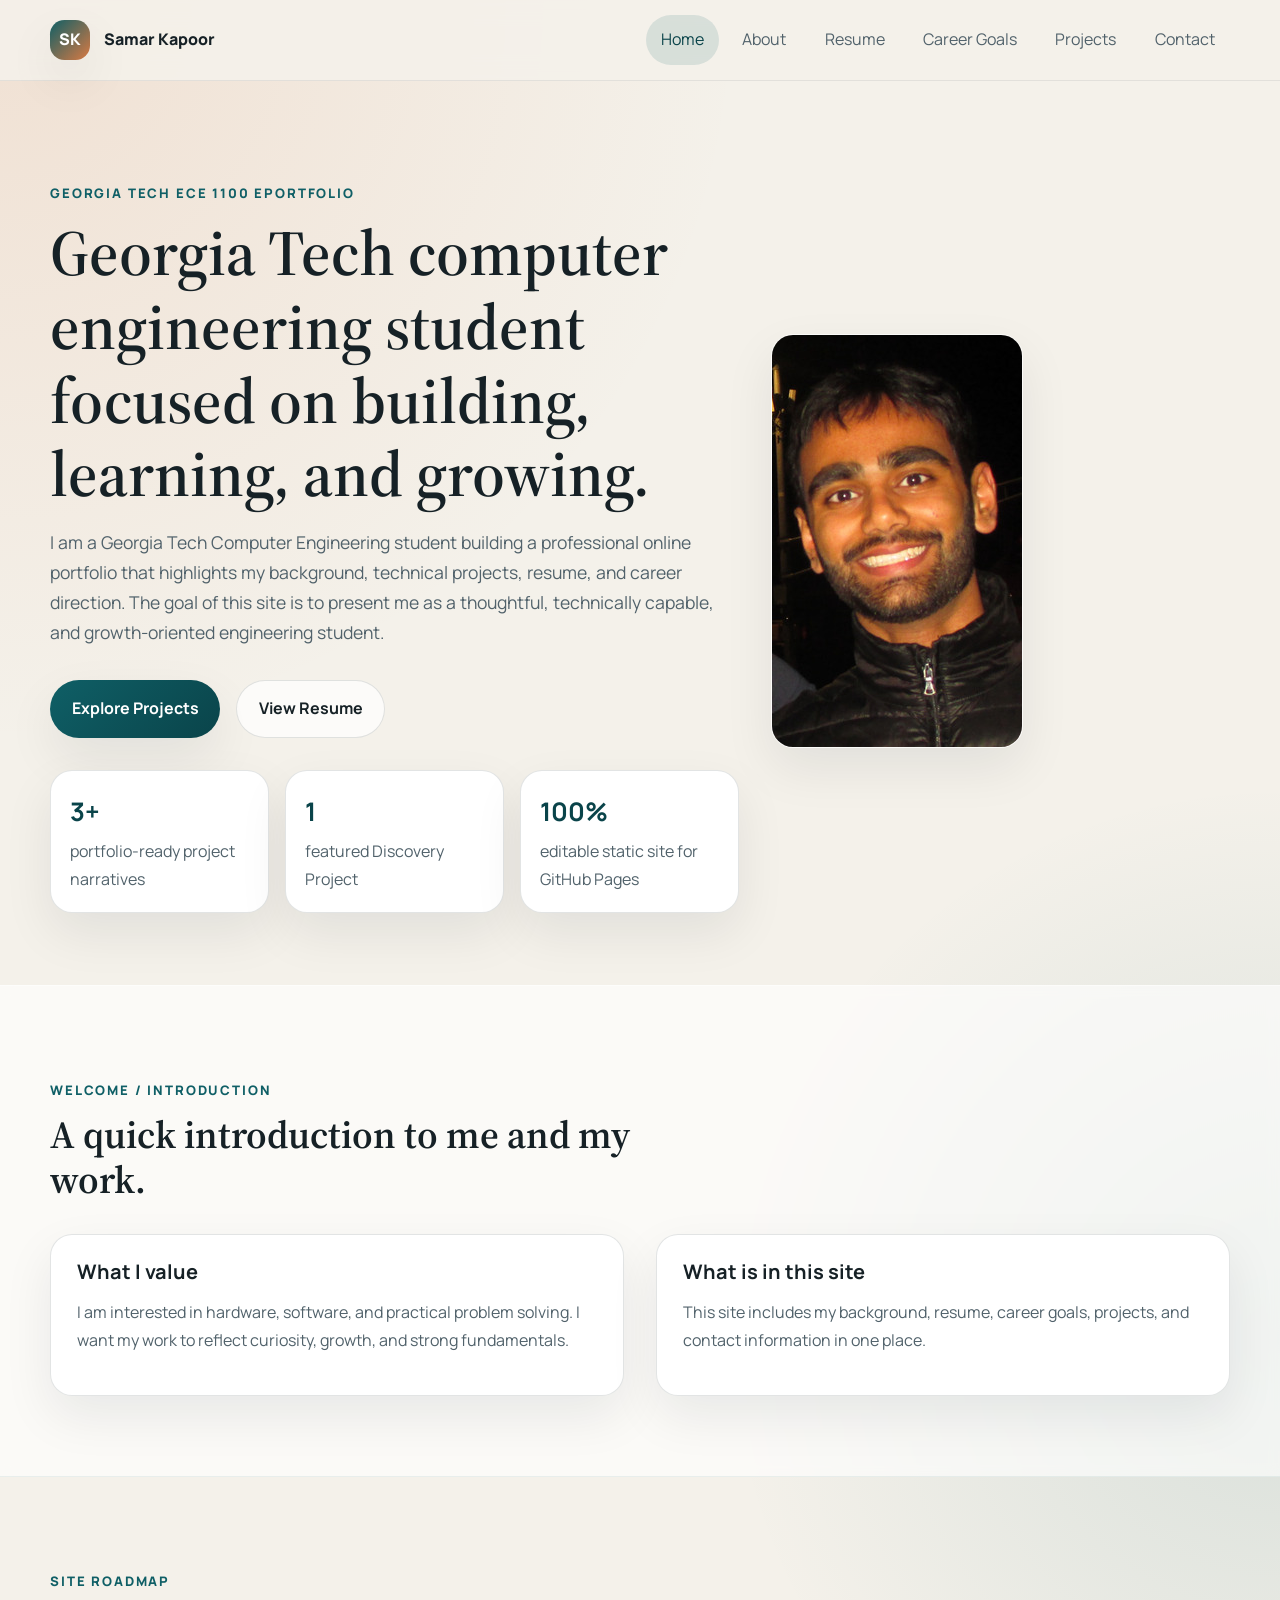
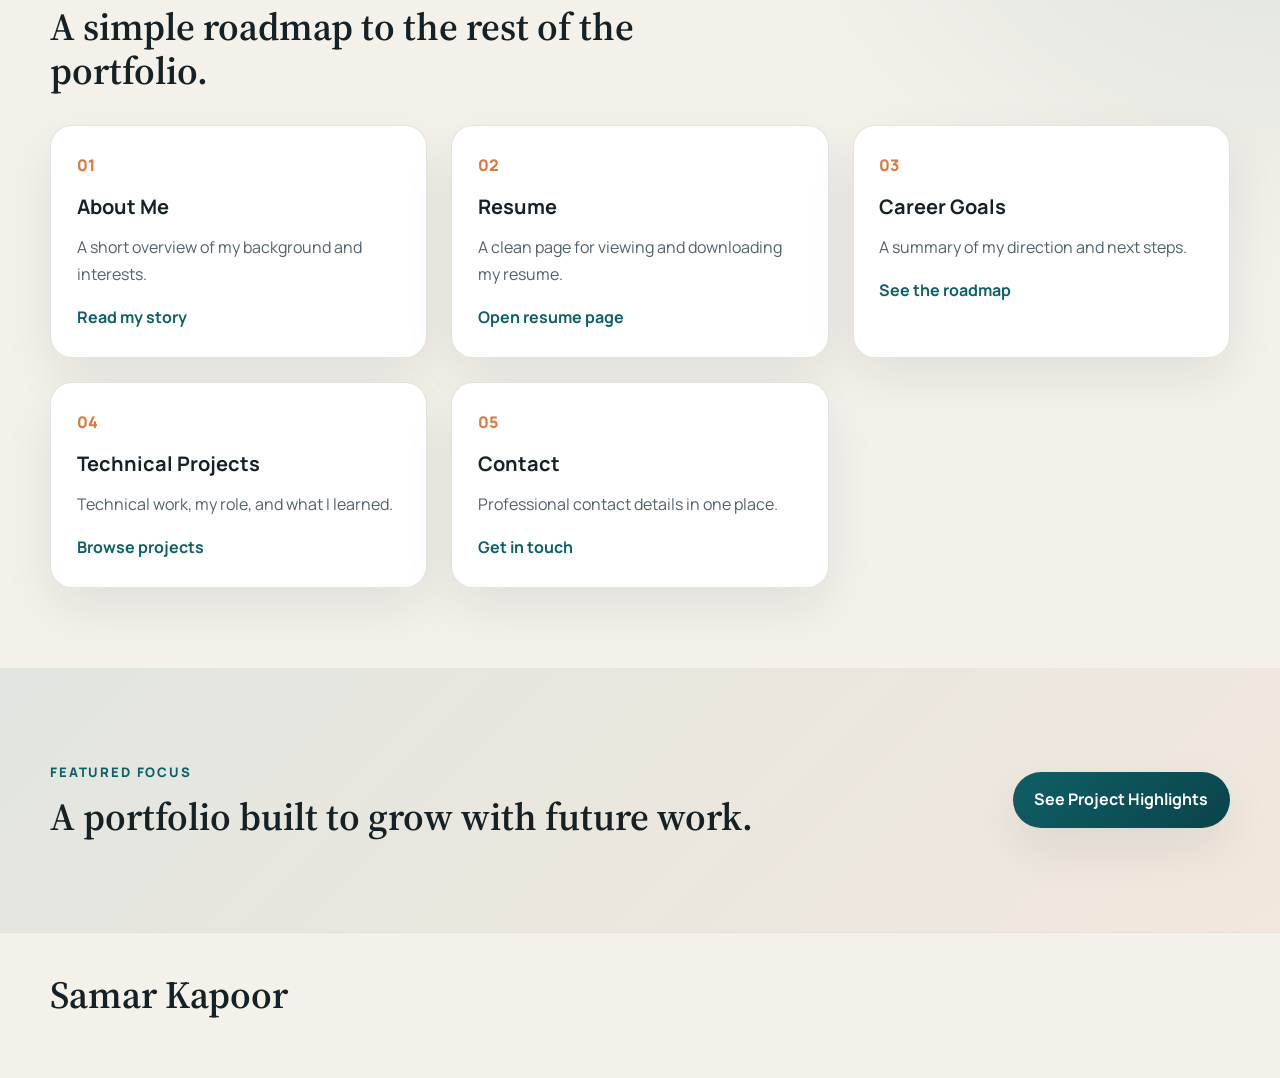
<file: index.html>
<!DOCTYPE html>
<html lang="en">
<head>
  <meta charset="UTF-8">
  <meta name="viewport" content="width=device-width, initial-scale=1.0">
  <meta name="description" content="Georgia Tech Computer Engineering student portfolio featuring engineering projects, career goals, and professional materials.">
  <title>Home | Samar Kapoor Portfolio</title>
  <link rel="preconnect" href="https://fonts.googleapis.com">
  <link rel="preconnect" href="https://fonts.gstatic.com" crossorigin>
  <link href="https://fonts.googleapis.com/css2?family=Manrope:wght@400;500;600;700;800&family=Source+Serif+4:opsz,wght@8..60,400;8..60,600&display=swap" rel="stylesheet">
  <link rel="stylesheet" href="assets/css/styles.css">
</head>
<body data-page="home">
  <a class="skip-link" href="#main-content">Skip to content</a>
  <header class="site-header">
    <div class="container">
      <nav class="navbar" aria-label="Primary navigation">
        <a class="brand" href="index.html">
          <span class="brand-mark">SK</span>
          <span class="brand-text">Samar Kapoor</span>
        </a>
        <button class="nav-toggle" type="button" aria-expanded="false" aria-controls="nav-links">
          <span class="nav-toggle-bar"></span>
          <span class="nav-toggle-bar"></span>
        </button>
        <div class="nav-links" id="nav-links">
          <a href="index.html" data-nav="home">Home</a>
          <a href="about.html" data-nav="about">About</a>
          <a href="resume.html" data-nav="resume">Resume</a>
          <a href="goals.html" data-nav="goals">Career Goals</a>
          <a href="projects.html" data-nav="projects">Projects</a>
          <a href="contact.html" data-nav="contact">Contact</a>
        </div>
      </nav>
    </div>
  </header>

  <main id="main-content">
    <section class="hero section">
      <div class="container hero-grid">
        <div class="hero-copy reveal">
          <p class="eyebrow">Georgia Tech ECE 1100 ePortfolio</p>
          <h1>Georgia Tech computer engineering student focused on building, learning, and growing.</h1>
          <p class="lead">
            I am a Georgia Tech Computer Engineering student building a professional online portfolio that highlights my background, technical projects, resume, and career direction. The goal of this site is to present me as a thoughtful, technically capable, and growth-oriented engineering student.
          </p>
          <div class="hero-actions">
            <a class="button button-primary" href="projects.html">Explore Projects</a>
            <a class="button button-secondary" href="resume.html">View Resume</a>
          </div>
          <ul class="hero-stats" aria-label="Highlights">
            <li>
              <strong>3+</strong>
              <span>portfolio-ready project narratives</span>
            </li>
            <li>
              <strong>1</strong>
              <span>featured Discovery Project</span>
            </li>
            <li>
              <strong>100%</strong>
              <span>editable static site for GitHub Pages</span>
            </li>
          </ul>
        </div>
        <div class="hero-visual reveal">
          <img src="assets/images/headshot.jpg" alt="Portrait of Samar Kapoor">
        </div>
      </div>
    </section>

    <section class="section surface">
      <div class="container">
        <div class="section-heading reveal">
          <p class="eyebrow">Welcome / Introduction</p>
          <h2>A quick introduction to me and my work.</h2>
        </div>
        <div class="two-column">
          <div class="card reveal">
            <h3>What I value</h3>
            <p>
              I am interested in hardware, software, and practical problem solving. I want my work to reflect curiosity, growth, and strong fundamentals.
            </p>
          </div>
          <div class="card reveal">
            <h3>What is in this site</h3>
            <p>
              This site includes my background, resume, career goals, projects, and contact information in one place.
            </p>
          </div>
        </div>
      </div>
    </section>

    <section class="section">
      <div class="container">
        <div class="section-heading reveal">
          <p class="eyebrow">Site Roadmap</p>
          <h2>A simple roadmap to the rest of the portfolio.</h2>
        </div>
        <div class="grid-three">
          <article class="feature-card reveal">
            <span class="feature-number">01</span>
            <h3>About Me</h3>
            <p>A short overview of my background and interests.</p>
            <a href="about.html" class="text-link">Read my story</a>
          </article>
          <article class="feature-card reveal">
            <span class="feature-number">02</span>
            <h3>Resume</h3>
            <p>A clean page for viewing and downloading my resume.</p>
            <a href="resume.html" class="text-link">Open resume page</a>
          </article>
          <article class="feature-card reveal">
            <span class="feature-number">03</span>
            <h3>Career Goals</h3>
            <p>A summary of my direction and next steps.</p>
            <a href="goals.html" class="text-link">See the roadmap</a>
          </article>
          <article class="feature-card reveal">
            <span class="feature-number">04</span>
            <h3>Technical Projects</h3>
            <p>Technical work, my role, and what I learned.</p>
            <a href="projects.html" class="text-link">Browse projects</a>
          </article>
          <article class="feature-card reveal">
            <span class="feature-number">05</span>
            <h3>Contact</h3>
            <p>Professional contact details in one place.</p>
            <a href="contact.html" class="text-link">Get in touch</a>
          </article>
          
        </div>
      </div>
    </section>

    <section class="section accent-band">
      <div class="container split-band">
        <div class="reveal">
          <p class="eyebrow">Featured Focus</p>
          <h2>A portfolio built to grow with future work.</h2>
        </div>
        <a class="button button-primary reveal" href="projects.html">See Project Highlights</a>
      </div>
    </section>
  </main>

  <footer class="site-footer">
    <div class="container footer-grid">
      <div>
        <h2>Samar Kapoor</h2>
      </div>
    </div>
  </footer>

  <script src="assets/js/script.js"></script>
</body>
</html>
</file>
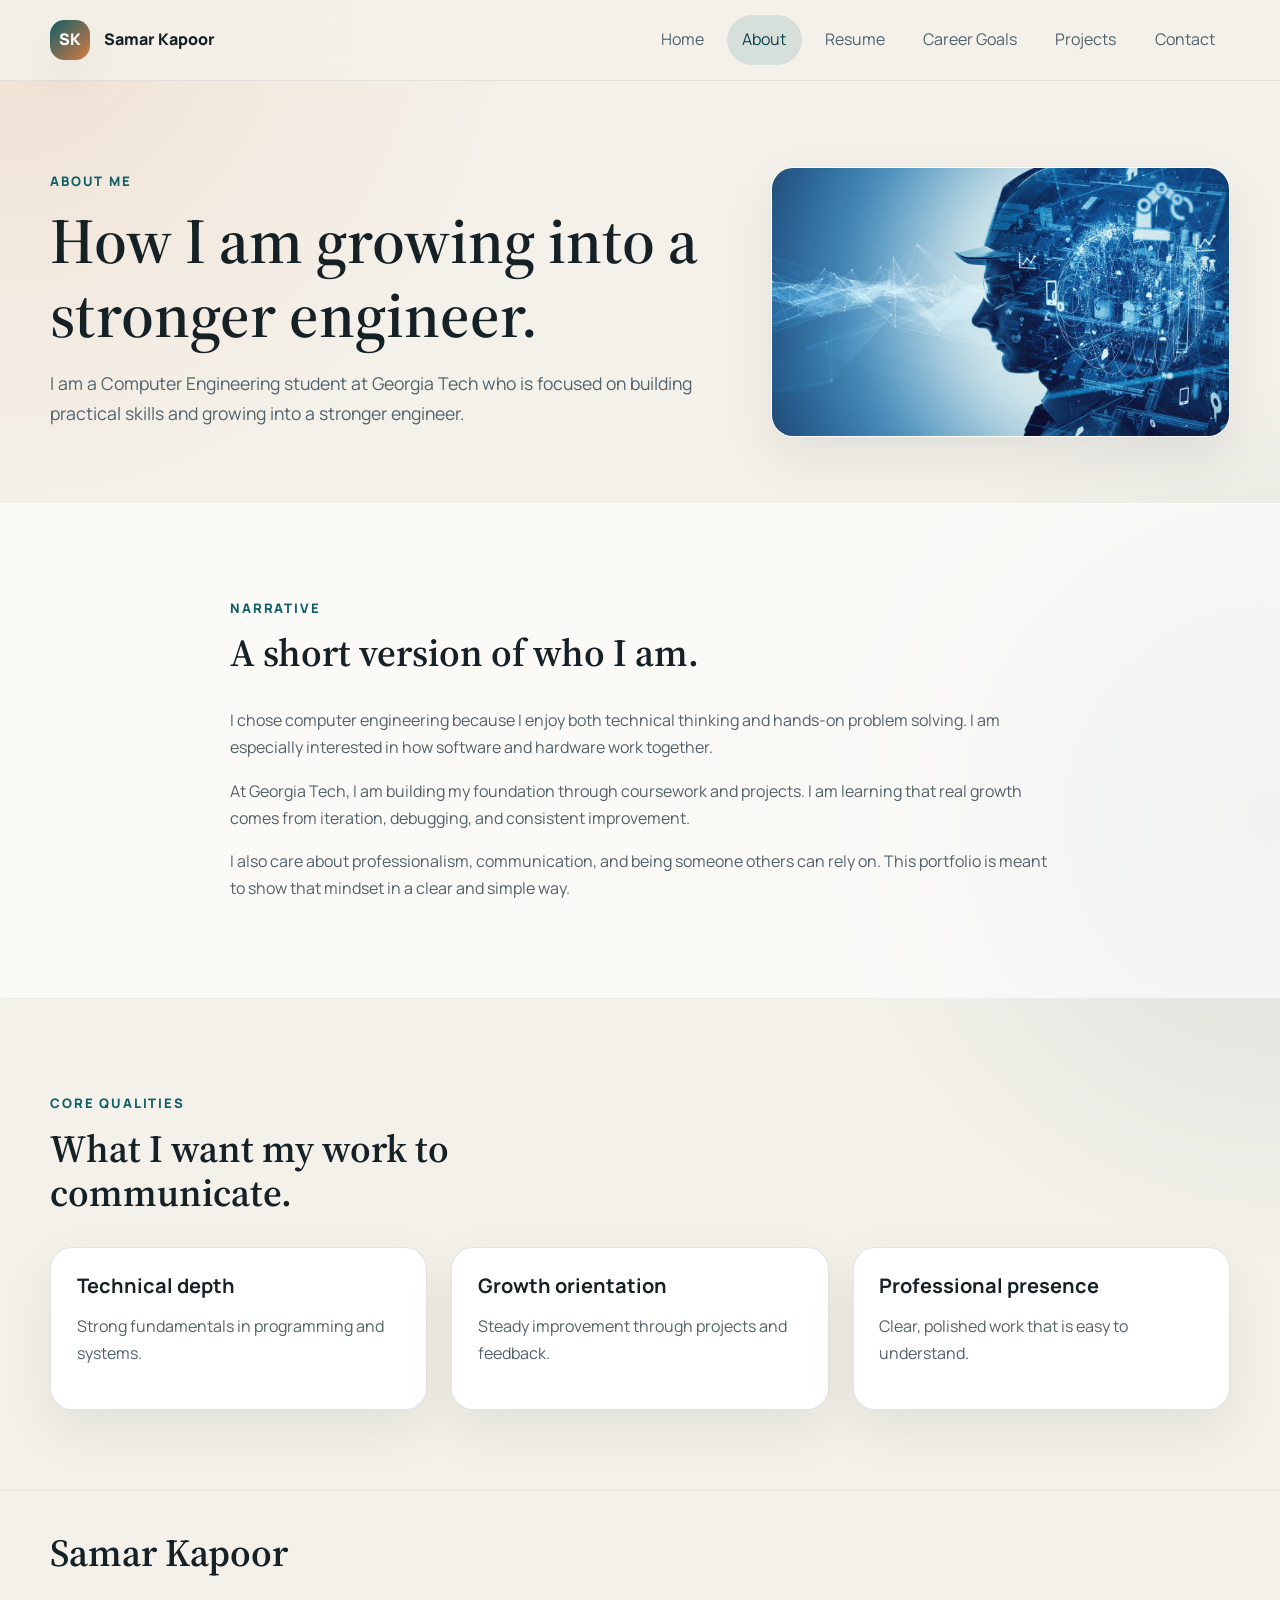
<file: about.html>
<!DOCTYPE html>
<html lang="en">
<head>
  <meta charset="UTF-8">
  <meta name="viewport" content="width=device-width, initial-scale=1.0">
  <meta name="description" content="About Samar Kapoor, a Georgia Tech Computer Engineering student focused on growth and technical development.">
  <title>About | Samar Kapoor Portfolio</title>
  <link rel="preconnect" href="https://fonts.googleapis.com">
  <link rel="preconnect" href="https://fonts.gstatic.com" crossorigin>
  <link href="https://fonts.googleapis.com/css2?family=Manrope:wght@400;500;600;700;800&family=Source+Serif+4:opsz,wght@8..60,400;8..60,600&display=swap" rel="stylesheet">
  <link rel="stylesheet" href="assets/css/styles.css">
</head>
<body data-page="about">
  <a class="skip-link" href="#main-content">Skip to content</a>
  <header class="site-header">
    <div class="container">
      <nav class="navbar" aria-label="Primary navigation">
        <a class="brand" href="index.html">
          <span class="brand-mark">SK</span>
          <span class="brand-text">Samar Kapoor</span>
        </a>
        <button class="nav-toggle" type="button" aria-expanded="false" aria-controls="nav-links">
          <span class="nav-toggle-bar"></span>
          <span class="nav-toggle-bar"></span>
        </button>
        <div class="nav-links" id="nav-links">
          <a href="index.html" data-nav="home">Home</a>
          <a href="about.html" data-nav="about">About</a>
          <a href="resume.html" data-nav="resume">Resume</a>
          <a href="goals.html" data-nav="goals">Career Goals</a>
          <a href="projects.html" data-nav="projects">Projects</a>
          <a href="contact.html" data-nav="contact">Contact</a>
        </div>
      </nav>
    </div>
  </header>

  <main id="main-content">
    <section class="page-hero section">
      <div class="container page-hero-grid">
        <div class="reveal">
          <p class="eyebrow">About Me</p>
          <h1>How I am growing into a stronger engineer.</h1>
          <p class="lead">
            I am a Computer Engineering student at Georgia Tech who is focused on building practical skills and growing into a stronger engineer.
          </p>
        </div>
        <div class="reveal">
          <img class="framed-image" src="assets/images/about.png" alt="Georgia Tech engineering themed visual">
        </div>
      </div>
    </section>

    <section class="section surface">
      <div class="container narrow-flow">
        <div class="section-heading reveal">
          <p class="eyebrow">Narrative</p>
          <h2>A short version of who I am.</h2>
        </div>
        <div class="story-block reveal">
          <p>
            I chose computer engineering because I enjoy both technical thinking and hands-on problem solving. I am especially interested in how software and hardware work together.
          </p>
          <p>
            At Georgia Tech, I am building my foundation through coursework and projects. I am learning that real growth comes from iteration, debugging, and consistent improvement.
          </p>
          <p>
            I also care about professionalism, communication, and being someone others can rely on. This portfolio is meant to show that mindset in a clear and simple way.
          </p>
        </div>
      </div>
    </section>

    <section class="section">
      <div class="container">
        <div class="section-heading reveal">
          <p class="eyebrow">Core Qualities</p>
          <h2>What I want my work to communicate.</h2>
        </div>
        <div class="grid-three">
          <article class="feature-card reveal">
            <h3>Technical depth</h3>
            <p>Strong fundamentals in programming and systems.</p>
          </article>
          <article class="feature-card reveal">
            <h3>Growth orientation</h3>
            <p>Steady improvement through projects and feedback.</p>
          </article>
          <article class="feature-card reveal">
            <h3>Professional presence</h3>
            <p>Clear, polished work that is easy to understand.</p>
          </article>
        </div>
      </div>
    </section>
  </main>

  <footer class="site-footer">
    <div class="container footer-grid">
      <div>
        <h2>Samar Kapoor</h2>
      </div>
    </div>
  </footer>

  <script src="assets/js/script.js"></script>
</body>
</html>
</file>
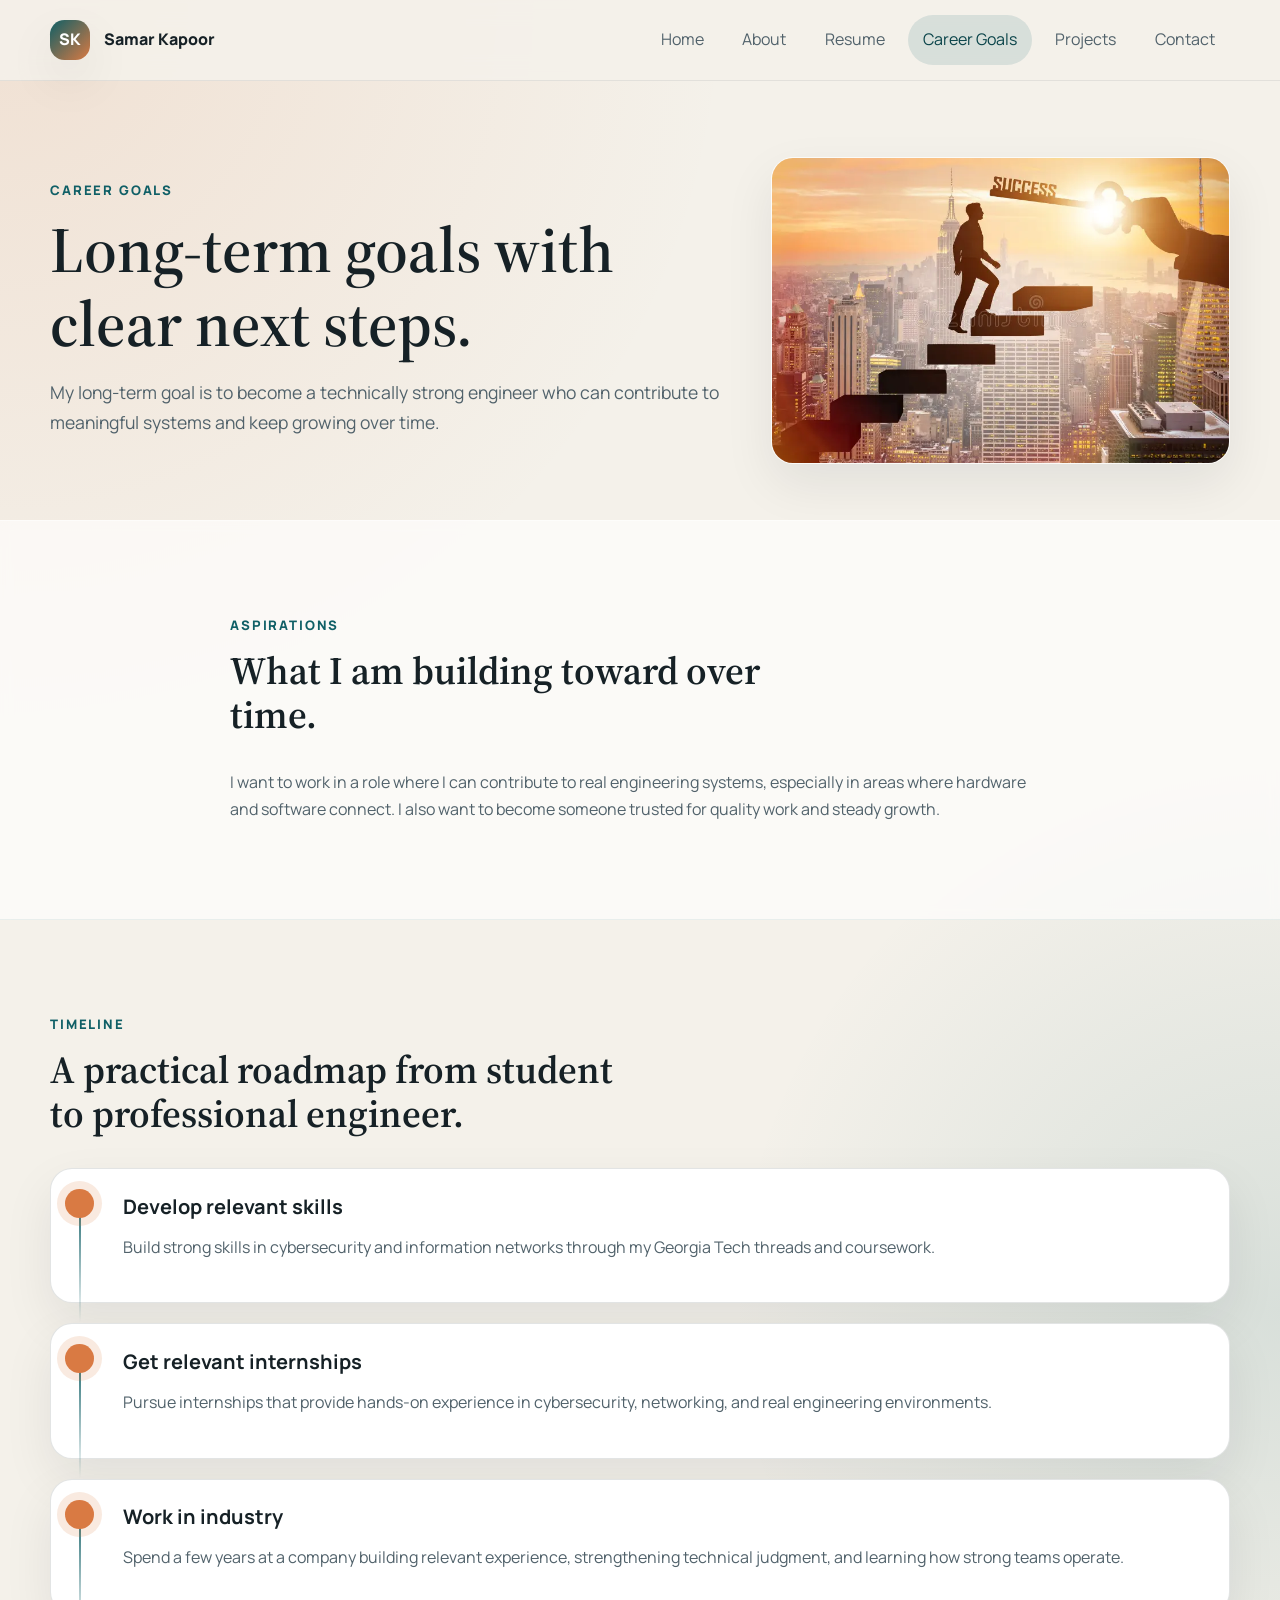
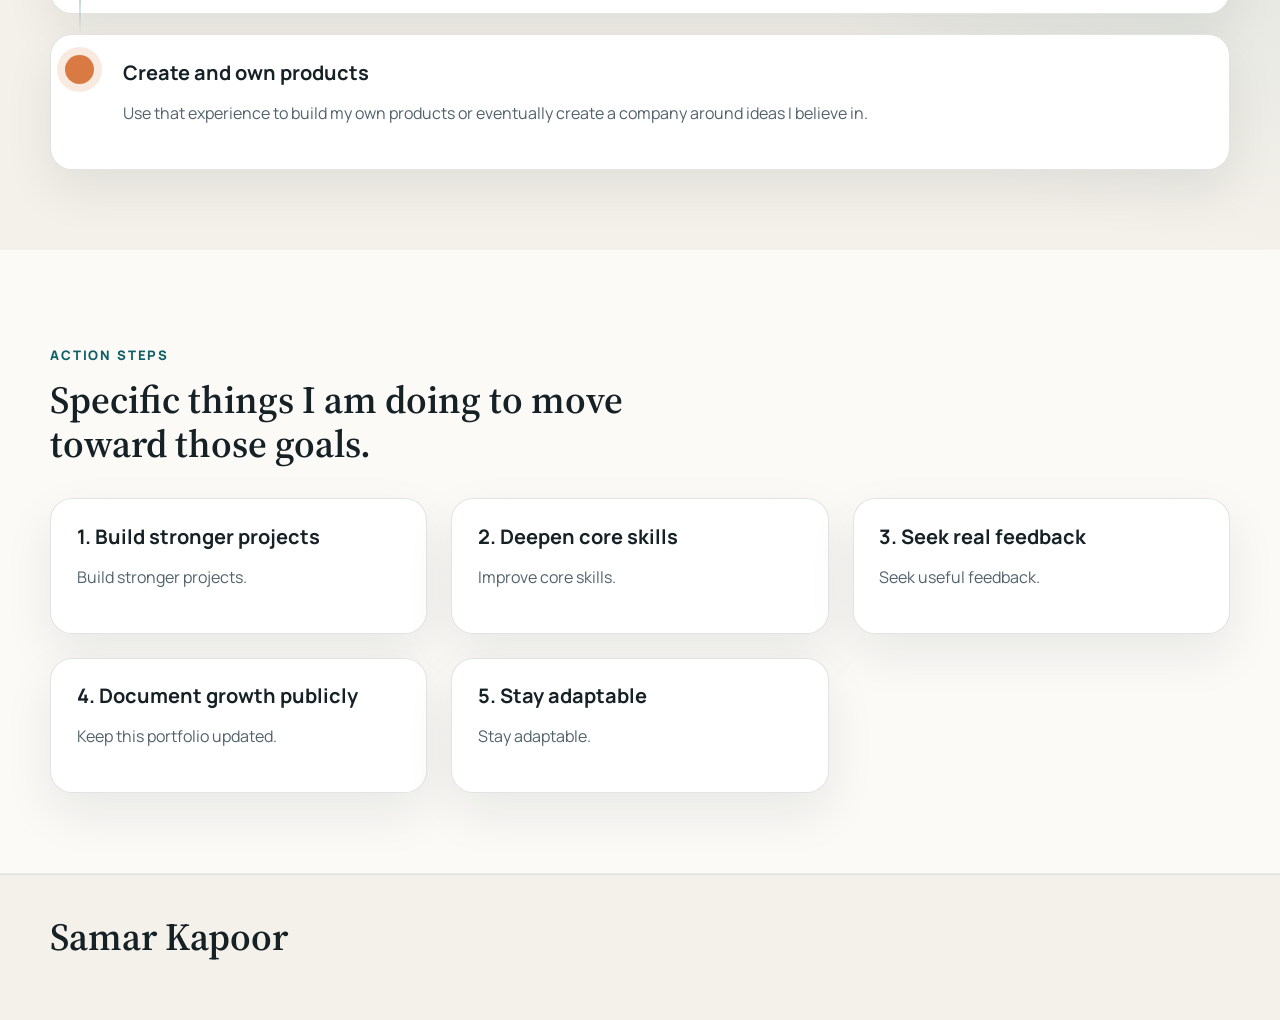
<file: goals.html>
<!DOCTYPE html>
<html lang="en">
<head>
  <meta charset="UTF-8">
  <meta name="viewport" content="width=device-width, initial-scale=1.0">
  <meta name="description" content="Career goals, action steps, and engineering roadmap for a Georgia Tech Computer Engineering student.">
  <title>Career Goals | Samar Kapoor Portfolio</title>
  <link rel="preconnect" href="https://fonts.googleapis.com">
  <link rel="preconnect" href="https://fonts.gstatic.com" crossorigin>
  <link href="https://fonts.googleapis.com/css2?family=Manrope:wght@400;500;600;700;800&family=Source+Serif+4:opsz,wght@8..60,400;8..60,600&display=swap" rel="stylesheet">
  <link rel="stylesheet" href="assets/css/styles.css">
</head>
<body data-page="goals">
  <a class="skip-link" href="#main-content">Skip to content</a>
  <header class="site-header">
    <div class="container">
      <nav class="navbar" aria-label="Primary navigation">
        <a class="brand" href="index.html">
          <span class="brand-mark">SK</span>
          <span class="brand-text">Samar Kapoor</span>
        </a>
        <button class="nav-toggle" type="button" aria-expanded="false" aria-controls="nav-links">
          <span class="nav-toggle-bar"></span>
          <span class="nav-toggle-bar"></span>
        </button>
        <div class="nav-links" id="nav-links">
          <a href="index.html" data-nav="home">Home</a>
          <a href="about.html" data-nav="about">About</a>
          <a href="resume.html" data-nav="resume">Resume</a>
          <a href="goals.html" data-nav="goals">Career Goals</a>
          <a href="projects.html" data-nav="projects">Projects</a>
          <a href="contact.html" data-nav="contact">Contact</a>
        </div>
      </nav>
    </div>
  </header>

  <main id="main-content">
    <section class="page-hero section">
      <div class="container page-hero-grid">
        <div class="reveal">
          <p class="eyebrow">Career Goals</p>
          <h1>Long-term goals with clear next steps.</h1>
          <p class="lead">
            My long-term goal is to become a technically strong engineer who can contribute to meaningful systems and keep growing over time.
          </p>
        </div>
        <div class="reveal">
          <img class="framed-image" src="assets/images/career.png" alt="Career roadmap graphic">
        </div>
      </div>
    </section>

    <section class="section surface">
      <div class="container narrow-flow">
        <div class="section-heading reveal">
          <p class="eyebrow">Aspirations</p>
          <h2>What I am building toward over time.</h2>
        </div>
        <div class="story-block reveal">
          <p>
            I want to work in a role where I can contribute to real engineering systems, especially in areas where hardware and software connect. I also want to become someone trusted for quality work and steady growth.
          </p>
        </div>
      </div>
    </section>

    <section class="section">
      <div class="container">
        <div class="section-heading reveal">
          <p class="eyebrow">Timeline</p>
          <h2>A practical roadmap from student to professional engineer.</h2>
        </div>
        <div class="timeline">
          <article class="timeline-item reveal">
            <span class="timeline-phase">Now</span>
            <h3>Develop relevant skills</h3>
            <p>Build strong skills in cybersecurity and information networks through my Georgia Tech threads and coursework.</p>
          </article>
          <article class="timeline-item reveal">
            <span class="timeline-phase">Next</span>
            <h3>Get relevant internships</h3>
            <p>Pursue internships that provide hands-on experience in cybersecurity, networking, and real engineering environments.</p>
          </article>
          <article class="timeline-item reveal">
            <span class="timeline-phase">Later</span>
            <h3>Work in industry</h3>
            <p>Spend a few years at a company building relevant experience, strengthening technical judgment, and learning how strong teams operate.</p>
          </article>
          <article class="timeline-item reveal">
            <span class="timeline-phase">Long Term</span>
            <h3>Create and own products</h3>
            <p>Use that experience to build my own products or eventually create a company around ideas I believe in.</p>
          </article>
        </div>
      </div>
    </section>

    <section class="section surface">
      <div class="container">
        <div class="section-heading reveal">
          <p class="eyebrow">Action Steps</p>
          <h2>Specific things I am doing to move toward those goals.</h2>
        </div>
        <div class="grid-three">
          <article class="feature-card reveal">
            <h3>1. Build stronger projects</h3>
            <p>Build stronger projects.</p>
          </article>
          <article class="feature-card reveal">
            <h3>2. Deepen core skills</h3>
            <p>Improve core skills.</p>
          </article>
          <article class="feature-card reveal">
            <h3>3. Seek real feedback</h3>
            <p>Seek useful feedback.</p>
          </article>
          <article class="feature-card reveal">
            <h3>4. Document growth publicly</h3>
            <p>Keep this portfolio updated.</p>
          </article>
          <article class="feature-card reveal">
            <h3>5. Stay adaptable</h3>
            <p>Stay adaptable.</p>
          </article>
        </div>
      </div>
    </section>
  </main>

  <footer class="site-footer">
    <div class="container footer-grid">
      <div>
        <h2>Samar Kapoor</h2>
      </div>
    </div>
  </footer>

  <script src="assets/js/script.js"></script>
</body>
</html>
</file>
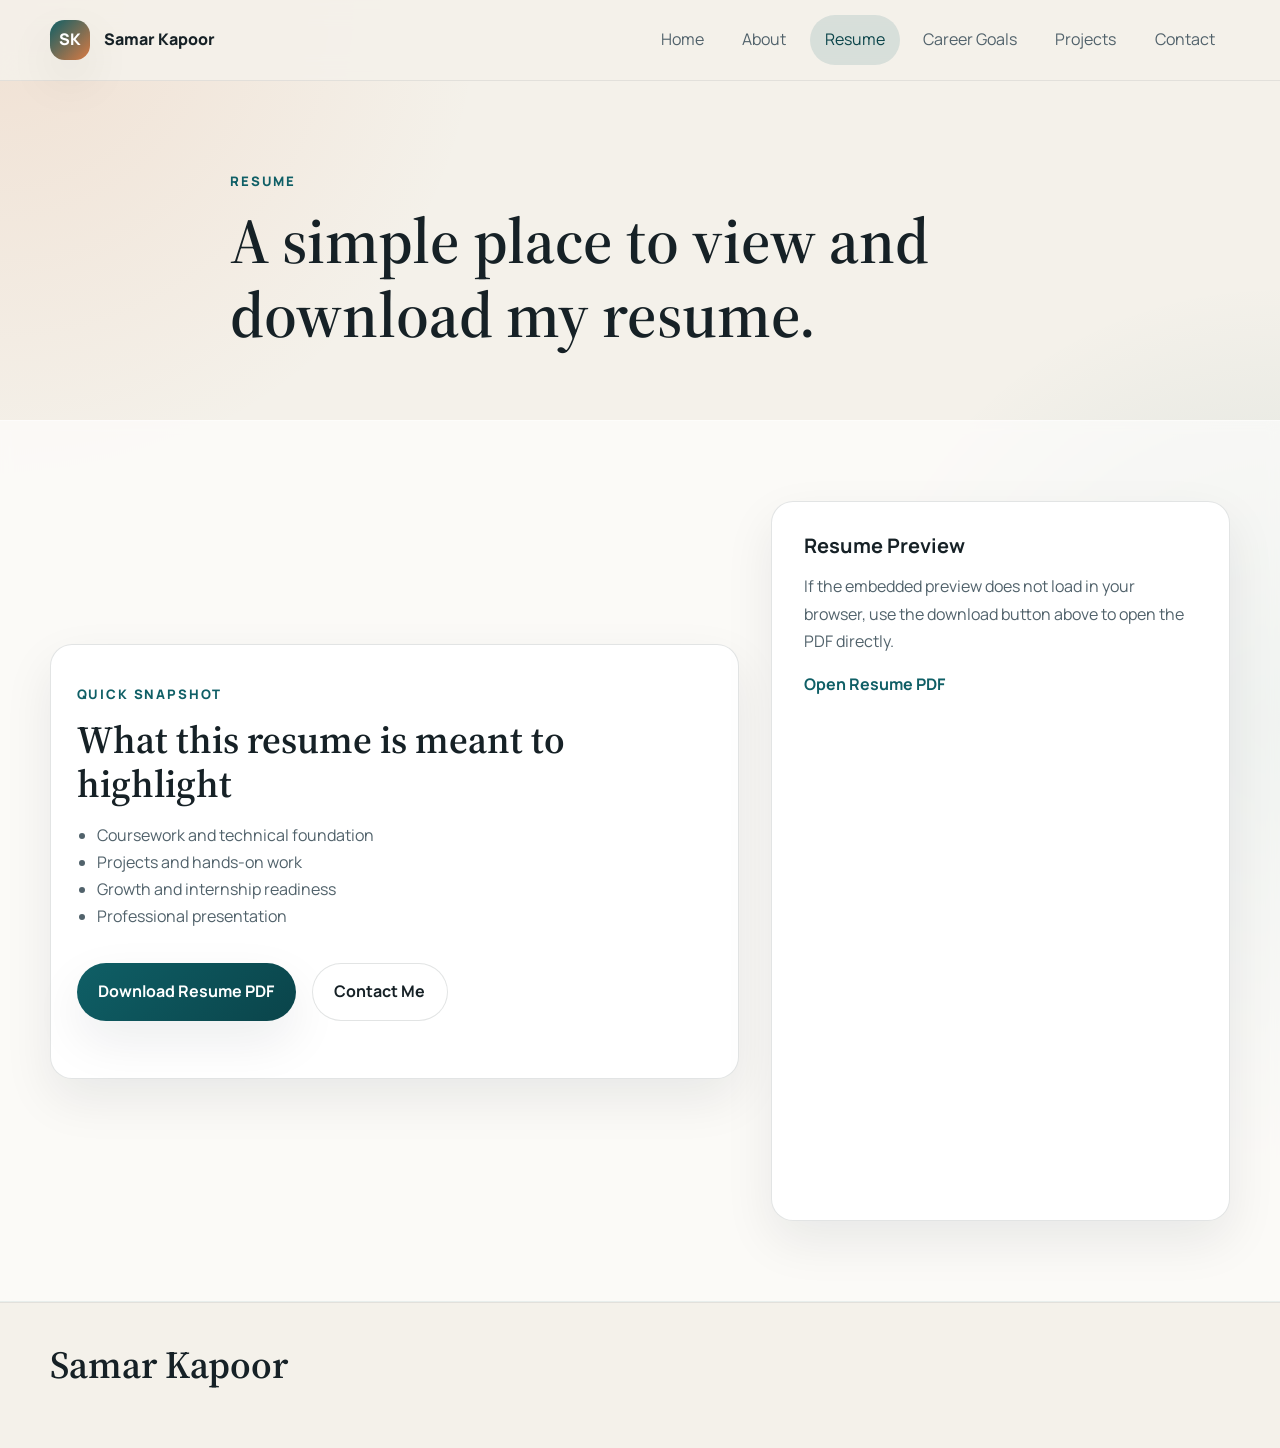
<file: resume.html>
<!DOCTYPE html>
<html lang="en">
<head>
  <meta charset="UTF-8">
  <meta name="viewport" content="width=device-width, initial-scale=1.0">
  <meta name="description" content="Resume page for Samar Kapoor">
  <title>Resume | Samar Kapoor Portfolio</title>
  <link rel="preconnect" href="https://fonts.googleapis.com">
  <link rel="preconnect" href="https://fonts.gstatic.com" crossorigin>
  <link href="https://fonts.googleapis.com/css2?family=Manrope:wght@400;500;600;700;800&family=Source+Serif+4:opsz,wght@8..60,400;8..60,600&display=swap" rel="stylesheet">
  <link rel="stylesheet" href="assets/css/styles.css">
</head>
<body data-page="resume">
  <a class="skip-link" href="#main-content">Skip to content</a>
  <header class="site-header">
    <div class="container">
      <nav class="navbar" aria-label="Primary navigation">
        <a class="brand" href="index.html">
          <span class="brand-mark">SK</span>
          <span class="brand-text">Samar Kapoor</span>
        </a>
        <button class="nav-toggle" type="button" aria-expanded="false" aria-controls="nav-links">
          <span class="nav-toggle-bar"></span>
          <span class="nav-toggle-bar"></span>
        </button>
        <div class="nav-links" id="nav-links">
          <a href="index.html" data-nav="home">Home</a>
          <a href="about.html" data-nav="about">About</a>
          <a href="resume.html" data-nav="resume">Resume</a>
          <a href="goals.html" data-nav="goals">Career Goals</a>
          <a href="projects.html" data-nav="projects">Projects</a>
          <a href="contact.html" data-nav="contact">Contact</a>
        </div>
      </nav>
    </div>
  </header>

  <main id="main-content">
    <section class="page-hero section">
      <div class="container narrow-flow">
        <div class="reveal">
          <p class="eyebrow">Resume</p>
          <h1>A simple place to view and download my resume.</h1>
        </div>
      </div>
    </section>

    <section class="section surface">
      <div class="container resume-layout">
        <div class="card reveal">
          <p class="eyebrow">Quick Snapshot</p>
          <h2>What this resume is meant to highlight</h2>
          <ul class="detail-list">
            <li>Coursework and technical foundation</li>
            <li>Projects and hands-on work</li>
            <li>Growth and internship readiness</li>
            <li>Professional presentation</li>
          </ul>
          <div class="button-row">
            <a class="button button-primary" href="assets/resume/Samar_Resume.pdf" download>Download Resume PDF</a>
            <a class="button button-secondary" href="contact.html">Contact Me</a>
          </div>
        </div>
        <div class="resume-viewer reveal">
          <div class="resume-frame">
            <object data="assets/resume/Samar_Resume.pdf" type="application/pdf" width="100%" height="100%">
              <div class="resume-fallback">
                <h3>Resume Preview</h3>
                <p>
                  If the embedded preview does not load in your browser, use the download button above to open the PDF directly.
                </p>
                <a class="text-link" href="assets/resume/Samar_Resume.pdf">Open Resume PDF</a>
              </div>
            </object>
          </div>
        </div>
      </div>
    </section>
  </main>

  <footer class="site-footer">
    <div class="container footer-grid">
      <div>
        <h2>Samar Kapoor</h2>
      </div>
      
    </div>
  </footer>

  <script src="assets/js/script.js"></script>
</body>
</html>
</file>
<file: assets/css/styles.css>
:root {
  --bg: #f4f1ea;
  --surface: #fffaf2;
  --surface-strong: #ffffff;
  --text: #162126;
  --muted: #51626b;
  --border: rgba(22, 33, 38, 0.12);
  --primary: #0f5f66;
  --primary-dark: #0a444a;
  --accent: #d97a43;
  --accent-soft: #f3dbc8;
  --shadow: 0 20px 50px rgba(15, 29, 37, 0.08);
  --radius: 22px;
  --radius-sm: 14px;
  --max-width: 1180px;
}

*,
*::before,
*::after {
  box-sizing: border-box;
}

html {
  scroll-behavior: smooth;
}

body {
  margin: 0;
  font-family: "Manrope", sans-serif;
  background:
    radial-gradient(circle at top left, rgba(217, 122, 67, 0.14), transparent 25%),
    radial-gradient(circle at right center, rgba(15, 95, 102, 0.12), transparent 30%),
    var(--bg);
  color: var(--text);
  line-height: 1.7;
}

img {
  display: block;
  max-width: 100%;
}

a {
  color: inherit;
  text-decoration: none;
}

p,
li {
  color: var(--muted);
}

h1,
h2,
h3,
h4 {
  margin: 0 0 0.8rem;
  color: var(--text);
  line-height: 1.15;
}

h1,
h2 {
  font-family: "Source Serif 4", serif;
  font-weight: 600;
}

h1 {
  font-size: clamp(2.8rem, 5vw, 5rem);
}

h2 {
  font-size: clamp(2rem, 3vw, 3rem);
}

h3 {
  font-size: 1.25rem;
}

.container {
  width: min(calc(100% - 2rem), var(--max-width));
  margin: 0 auto;
}

.section {
  padding: 5rem 0;
}

.surface {
  background: rgba(255, 255, 255, 0.62);
  border-top: 1px solid rgba(255, 255, 255, 0.5);
  border-bottom: 1px solid rgba(15, 95, 102, 0.08);
  backdrop-filter: blur(6px);
}

.skip-link {
  position: absolute;
  left: -999px;
  top: 1rem;
  padding: 0.75rem 1rem;
  background: var(--text);
  color: white;
  border-radius: 999px;
  z-index: 1000;
}

.skip-link:focus {
  left: 1rem;
}

.site-header {
  position: sticky;
  top: 0;
  z-index: 999;
  background: rgba(244, 241, 234, 0.9);
  backdrop-filter: blur(12px);
  border-bottom: 1px solid rgba(22, 33, 38, 0.08);
}

.navbar {
  display: flex;
  align-items: center;
  justify-content: space-between;
  gap: 1.5rem;
  min-height: 5rem;
}

.brand {
  display: inline-flex;
  align-items: center;
  gap: 0.85rem;
  font-weight: 800;
}

.brand-mark {
  display: inline-grid;
  place-items: center;
  width: 2.5rem;
  height: 2.5rem;
  background: linear-gradient(135deg, var(--primary), var(--accent));
  color: white;
  border-radius: 0.9rem;
  box-shadow: var(--shadow);
}

.nav-links {
  display: flex;
  align-items: center;
  gap: 0.5rem;
}

.nav-links a {
  padding: 0.7rem 0.95rem;
  color: var(--muted);
  border-radius: 999px;
  transition: background-color 180ms ease, color 180ms ease, transform 180ms ease;
}

.nav-links a:hover,
.nav-links a.active {
  background: rgba(15, 95, 102, 0.12);
  color: var(--primary-dark);
}

.nav-toggle {
  display: none;
  border: 0;
  background: transparent;
  padding: 0.5rem;
}

.nav-toggle-bar {
  display: block;
  width: 1.5rem;
  height: 2px;
  background: var(--text);
  margin: 0.3rem 0;
}

.hero-grid,
.page-hero-grid,
.resume-layout,
.two-column,
.split-band {
  display: grid;
  gap: 2rem;
  align-items: center;
}

.hero-grid,
.page-hero-grid,
.resume-layout {
  grid-template-columns: 1.2fr 0.8fr;
}

.hero {
  padding: 5.5rem 0 4.5rem;
}

.lead {
  font-size: 1.1rem;
  max-width: 65ch;
}

.eyebrow {
  margin-bottom: 0.75rem;
  text-transform: uppercase;
  letter-spacing: 0.14em;
  font-size: 0.82rem;
  font-weight: 800;
  color: var(--primary);
}

.hero-actions,
.button-row {
  display: flex;
  flex-wrap: wrap;
  gap: 1rem;
  margin: 2rem 0;
}

.button {
  display: inline-flex;
  align-items: center;
  justify-content: center;
  min-height: 3rem;
  padding: 0.9rem 1.35rem;
  border-radius: 999px;
  font-weight: 700;
  transition: transform 180ms ease, box-shadow 180ms ease, background-color 180ms ease;
}

.button:hover {
  transform: translateY(-2px);
}

.button-primary {
  background: linear-gradient(135deg, var(--primary), var(--primary-dark));
  color: white;
  box-shadow: var(--shadow);
}

.button-secondary {
  background: rgba(255, 255, 255, 0.7);
  border: 1px solid var(--border);
}

.hero-visual img,
.framed-image {
  border-radius: var(--radius);
  box-shadow: var(--shadow);
  border: 1px solid rgba(255, 255, 255, 0.7);
}

.hero-stats {
  display: grid;
  grid-template-columns: repeat(3, minmax(0, 1fr));
  gap: 1rem;
  list-style: none;
  padding: 0;
  margin: 2rem 0 0;
}

.hero-stats li,
.card,
.feature-card,
.project-card,
.timeline-item,
.featured-project,
.callout,
.resume-frame,
.contact-grid .card {
  background: var(--surface-strong);
  border: 1px solid var(--border);
  border-radius: var(--radius);
  box-shadow: var(--shadow);
}

.hero-stats li {
  padding: 1.2rem;
}

.hero-stats strong {
  display: block;
  margin-bottom: 0.3rem;
  font-size: 1.6rem;
  color: var(--primary-dark);
}

.section-heading {
  max-width: 60ch;
  margin-bottom: 2rem;
}

.two-column {
  grid-template-columns: repeat(2, minmax(0, 1fr));
}

.grid-three,
.contact-grid {
  display: grid;
  grid-template-columns: repeat(3, minmax(0, 1fr));
  gap: 1.5rem;
}

.card,
.feature-card,
.timeline-item,
.project-card-body,
.callout {
  padding: 1.6rem;
}

.feature-number {
  display: inline-flex;
  margin-bottom: 1rem;
  color: var(--accent);
  font-weight: 800;
}

.text-link {
  color: var(--primary);
  font-weight: 700;
}

.accent-band {
  background: linear-gradient(135deg, rgba(15, 95, 102, 0.08), rgba(217, 122, 67, 0.08));
}

.split-band {
  grid-template-columns: 1fr auto;
}

.page-hero {
  padding: 4.75rem 0 3.5rem;
}

.narrow-flow {
  max-width: 820px;
}

.story-block p + p {
  margin-top: 1rem;
}

.detail-list {
  padding-left: 1.25rem;
}

.resume-frame {
  min-height: 720px;
  overflow: hidden;
  padding: 0;
}

.resume-frame object {
  min-height: 720px;
}

.resume-fallback {
  padding: 2rem;
}

.timeline {
  display: grid;
  gap: 1.25rem;
}

.timeline-item {
  position: relative;
  padding-left: 4.5rem;
}

.timeline-item::before {
  content: "";
  position: absolute;
  left: 1.75rem;
  top: 1.5rem;
  bottom: -1.25rem;
  width: 2px;
  background: linear-gradient(var(--primary), rgba(15, 95, 102, 0));
}

.timeline-item:last-child::before {
  display: none;
}

.timeline-phase {
  position: absolute;
  left: 0.9rem;
  top: 1.25rem;
  width: 1.8rem;
  height: 1.8rem;
  border-radius: 50%;
  background: var(--accent);
  display: inline-grid;
  place-items: center;
  color: transparent;
  box-shadow: 0 0 0 8px rgba(217, 122, 67, 0.16);
}

.featured-project {
  display: grid;
  grid-template-columns: 0.9fr 1.1fr;
  gap: 0;
  overflow: hidden;
}

.featured-media {
  background: linear-gradient(180deg, rgba(15, 95, 102, 0.08), rgba(217, 122, 67, 0.12));
}

.featured-media img {
  width: 100%;
  height: 100%;
  object-fit: cover;
}

.featured-content {
  padding: 2rem;
}

.pill {
  display: inline-flex;
  margin-bottom: 1rem;
  padding: 0.45rem 0.8rem;
  border-radius: 999px;
  background: rgba(15, 95, 102, 0.12);
  color: var(--primary-dark);
  font-size: 0.85rem;
  font-weight: 800;
}

.project-detail-grid,
.project-grid {
  display: grid;
  gap: 1rem;
}

.project-detail-grid {
  grid-template-columns: repeat(2, minmax(0, 1fr));
  margin: 1.5rem 0;
}

.project-grid {
  grid-template-columns: repeat(3, minmax(0, 1fr));
}

.project-card {
  overflow: hidden;
}

.project-card img {
  width: 100%;
  height: 230px;
  object-fit: cover;
}

.project-label {
  margin: 1rem 0 0.35rem;
  font-size: 0.8rem;
  text-transform: uppercase;
  letter-spacing: 0.14em;
  font-weight: 800;
  color: var(--primary);
}

.contact-link {
  font-size: 1.05rem;
  font-weight: 700;
  color: var(--primary-dark);
  overflow-wrap: anywhere;
}

.site-footer {
  padding: 2.5rem 0 3rem;
  border-top: 1px solid rgba(22, 33, 38, 0.08);
}

.footer-grid {
  display: grid;
  grid-template-columns: 1.2fr 0.8fr 0.8fr;
  gap: 1.5rem;
}

.footer-label {
  margin-bottom: 0.6rem;
  font-size: 0.85rem;
  text-transform: uppercase;
  letter-spacing: 0.14em;
  color: var(--primary);
  font-weight: 800;
}

.footer-links {
  display: flex;
  flex-wrap: wrap;
  gap: 0.75rem 1rem;
}

.reveal {
  opacity: 0;
  transform: translateY(24px);
  transition: opacity 700ms ease, transform 700ms ease;
}

.reveal.visible {
  opacity: 1;
  transform: translateY(0);
}

@media (max-width: 980px) {
  .hero-grid,
  .page-hero-grid,
  .resume-layout,
  .two-column,
  .split-band,
  .featured-project,
  .footer-grid,
  .project-grid,
  .grid-three,
  .contact-grid {
    grid-template-columns: 1fr;
  }

  .hero-stats {
    grid-template-columns: 1fr;
  }

  .nav-toggle {
    display: inline-block;
  }

  .nav-links {
    position: absolute;
    top: calc(100% + 0.75rem);
    right: 1rem;
    left: 1rem;
    display: none;
    flex-direction: column;
    align-items: stretch;
    padding: 1rem;
    background: rgba(255, 250, 242, 0.98);
    border: 1px solid var(--border);
    border-radius: var(--radius-sm);
    box-shadow: var(--shadow);
  }

  .nav-links.open {
    display: flex;
  }

  .navbar {
    position: relative;
  }
}

@media (max-width: 720px) {
  .section {
    padding: 4rem 0;
  }

  h1 {
    font-size: clamp(2.4rem, 10vw, 3.4rem);
  }

  h2 {
    font-size: clamp(1.8rem, 8vw, 2.5rem);
  }

  .project-detail-grid {
    grid-template-columns: 1fr;
  }

  .timeline-item {
    padding-left: 3.5rem;
  }

  .timeline-item::before {
    left: 1.2rem;
  }

  .timeline-phase {
    left: 0.35rem;
  }
}
</file>
